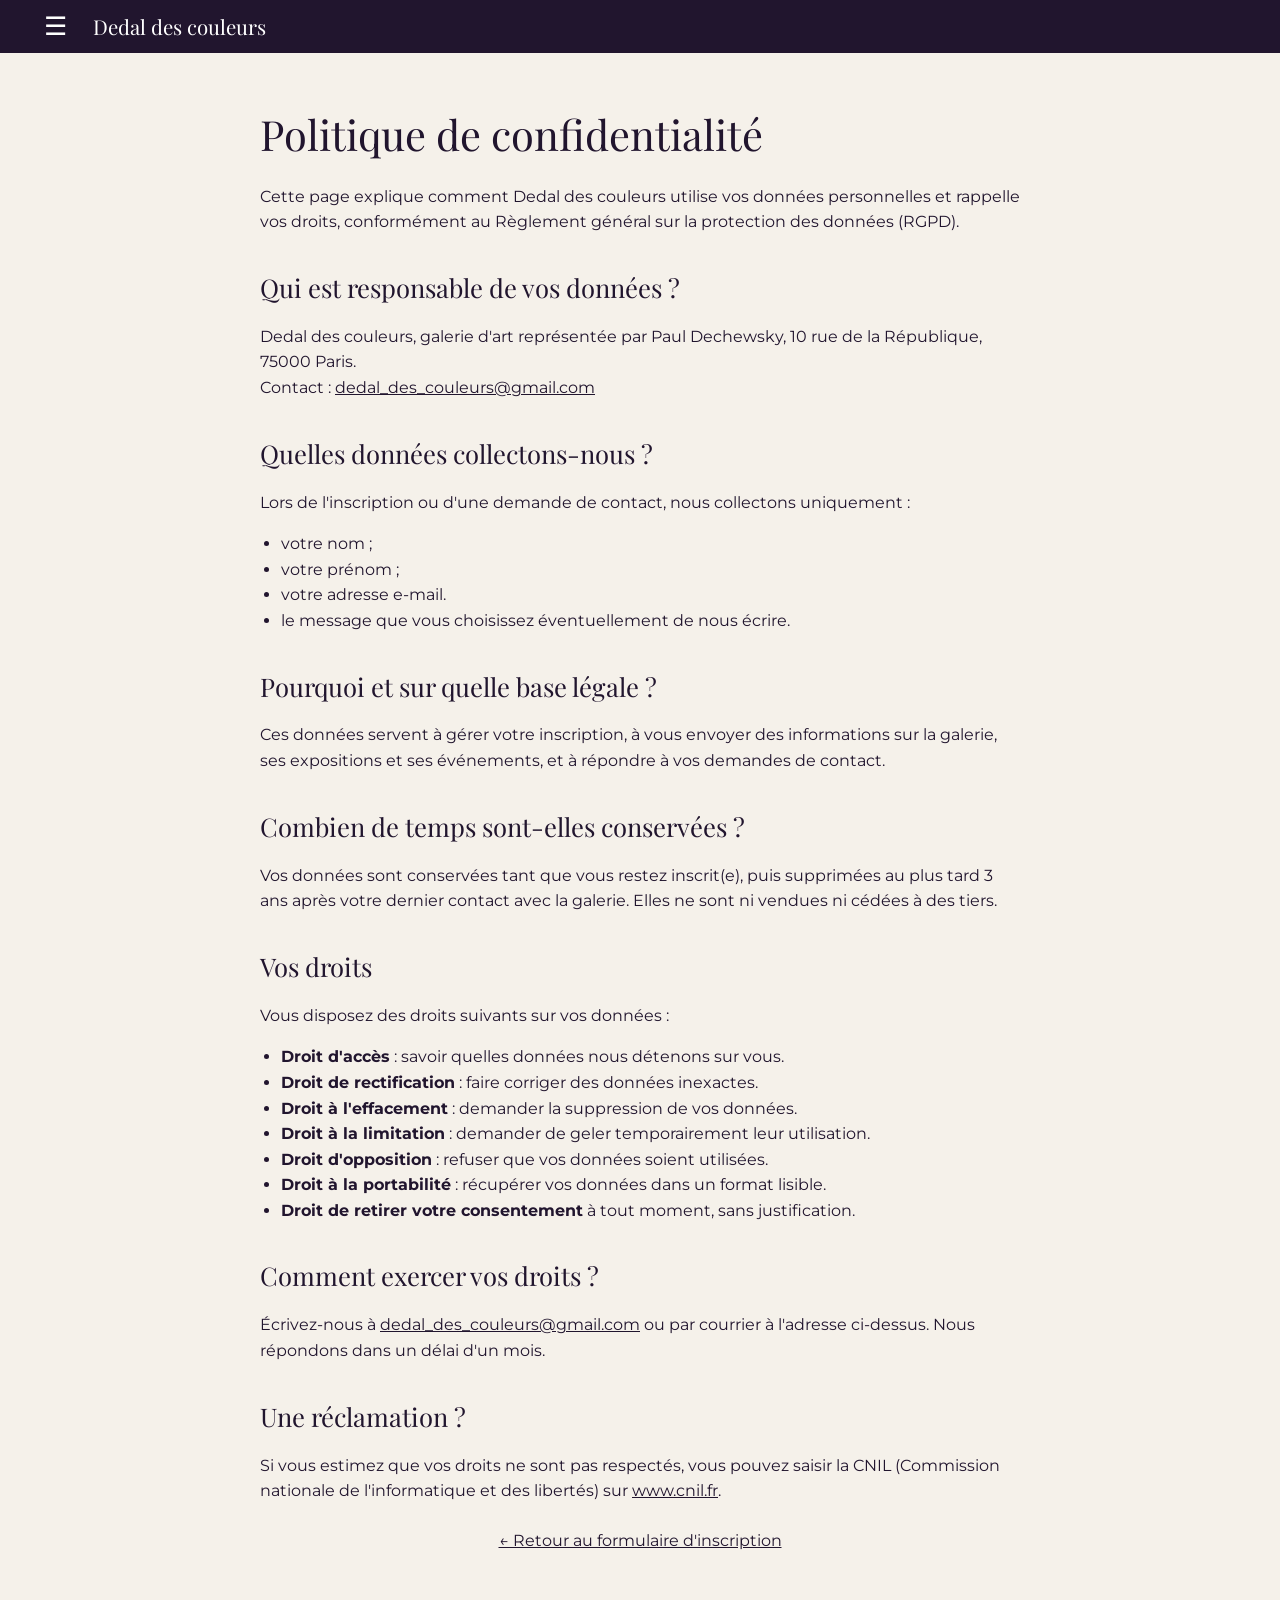
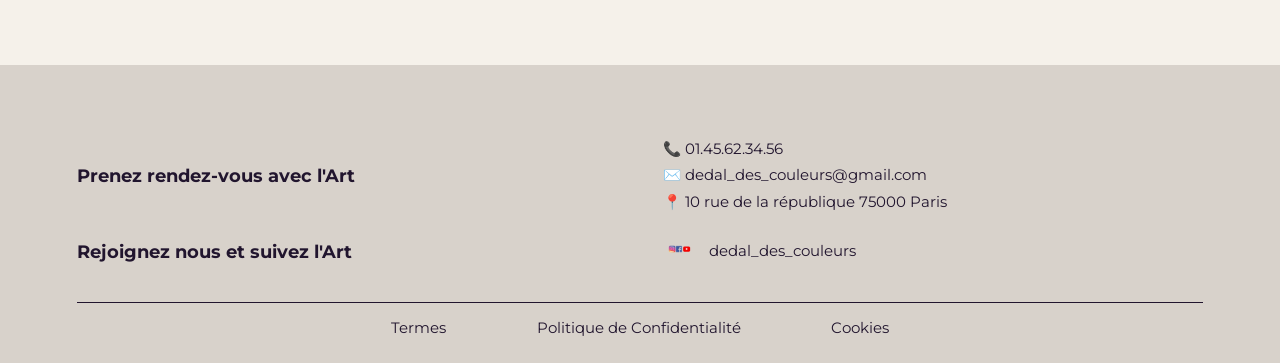
<file: confidentialite.html>
<!DOCTYPE html>
<html lang="fr">
<head>
  <meta charset="UTF-8">
  <meta name="viewport" content="width=device-width, initial-scale=1">
  <meta name="description" content="Politique de confidentialité de Dedal des couleurs : vos droits sur vos données personnelles (RGPD).">
  <title>Politique de confidentialité | Dedal des couleurs</title>
  <link rel="preconnect" href="https://fonts.googleapis.com">
  <link rel="preconnect" href="https://fonts.gstatic.com" crossorigin>
  <link href="https://fonts.googleapis.com/css2?family=Instrument+Serif&family=Montserrat:wght@400;700&family=Playfair+Display&display=swap" rel="stylesheet">
  <link rel="stylesheet" href="css/style.css">
  <link rel="stylesheet" href="css/formulaire.css">
</head>
<body class="page-form">

  <nav class="menu" id="menu" hidden>
    <button type="button" class="menu-fermer" id="fermer-menu" aria-label="Fermer le menu">✕</button>
    <a href="index.html">Accueil</a>
    <a href="galerie.html">La galerie</a>
    <a href="animation.html">L'animation</a>
  </nav>

  <div class="barre">
    <button type="button" class="hamburger" data-ouvrir-menu aria-label="Ouvrir le menu">☰</button>
    <a href="index.html" class="barre-titre">Dedal des couleurs</a>
  </div>

  <main class="form-main legal">
    <h1>Politique de confidentialité</h1>
    <p>
      Cette page explique comment Dedal des couleurs utilise vos données
      personnelles et rappelle vos droits, conformément au Règlement général
      sur la protection des données (RGPD).
    </p>

    <h2>Qui est responsable de vos données ?</h2>
    <p>
      Dedal des couleurs, galerie d'art représentée par Paul Dechewsky,
      10 rue de la République, 75000 Paris.<br>
      Contact : <a href="mailto:dedal_des_couleurs@gmail.com">dedal_des_couleurs@gmail.com</a>
    </p>

    <h2>Quelles données collectons-nous ?</h2>
    <p>Lors de l'inscription ou d'une demande de contact, nous collectons uniquement :</p>
    <ul>
      <li>votre nom ;</li>
      <li>votre prénom ;</li>
      <li>votre adresse e-mail.</li>
      <li>le message que vous choisissez éventuellement de nous écrire.</li>
    </ul>

    <h2>Pourquoi et sur quelle base légale ?</h2>
    <p>
      Ces données servent à gérer votre inscription, à vous envoyer des informations sur la galerie, ses expositions et ses événements, 
      et à répondre à vos demandes de contact.
    </p>

    <h2>Combien de temps sont-elles conservées ?</h2>
    <p>
      Vos données sont conservées tant que vous restez inscrit(e), puis
      supprimées au plus tard 3 ans après votre dernier contact avec la
      galerie. Elles ne sont ni vendues ni cédées à des tiers.
    </p>

    <h2>Vos droits</h2>
    <p>Vous disposez des droits suivants sur vos données :</p>
    <ul>
      <li><strong>Droit d'accès</strong> : savoir quelles données nous détenons sur vous.</li>
      <li><strong>Droit de rectification</strong> : faire corriger des données inexactes.</li>
      <li><strong>Droit à l'effacement</strong> : demander la suppression de vos données.</li>
      <li><strong>Droit à la limitation</strong> : demander de geler temporairement leur utilisation.</li>
      <li><strong>Droit d'opposition</strong> : refuser que vos données soient utilisées.</li>
      <li><strong>Droit à la portabilité</strong> : récupérer vos données dans un format lisible.</li>
      <li><strong>Droit de retirer votre consentement</strong> à tout moment, sans justification.</li>
    </ul>

    <h2>Comment exercer vos droits ?</h2>
    <p>
      Écrivez-nous à
      <a href="mailto:dedal_des_couleurs@gmail.com">dedal_des_couleurs@gmail.com</a>
      ou par courrier à l'adresse ci-dessus. Nous répondons dans un délai
      d'un mois.
    </p>

    <h2>Une réclamation ?</h2>
    <p>
      Si vous estimez que vos droits ne sont pas respectés, vous pouvez saisir
      la CNIL (Commission nationale de l'informatique et des libertés) sur
      <a href="https://www.cnil.fr">www.cnil.fr</a>.
    </p>

    <p class="mention"><a href="inscription.html">← Retour au formulaire d'inscription</a></p>
  </main>

  <section class="contact sans-pastille">
    <div class="contact-grille">
      <h2>Prenez rendez-vous avec l'Art</h2>
      <address>
        <p>📞 01.45.62.34.56</p>
        <p>✉️ dedal_des_couleurs@gmail.com</p>
        <p>📍 10 rue de la république 75000 Paris</p>
      </address>

      <h2>Rejoignez nous et suivez l'Art</h2>
      <div class="reseaux">
        <img src="reseaux-sociaux.png" alt="Instagram, Facebook, YouTube">
        <span>dedal_des_couleurs</span>
      </div>
    </div>

    <nav class="liens-legaux" aria-label="Informations légales">
      <a href="#">Termes</a>
      <a href="confidentialite.html">Politique de Confidentialité</a>
      <a href="#">Cookies</a>
    </nav>
  </section>

  <script src="site.js"></script>
</body>
</html>
</file>
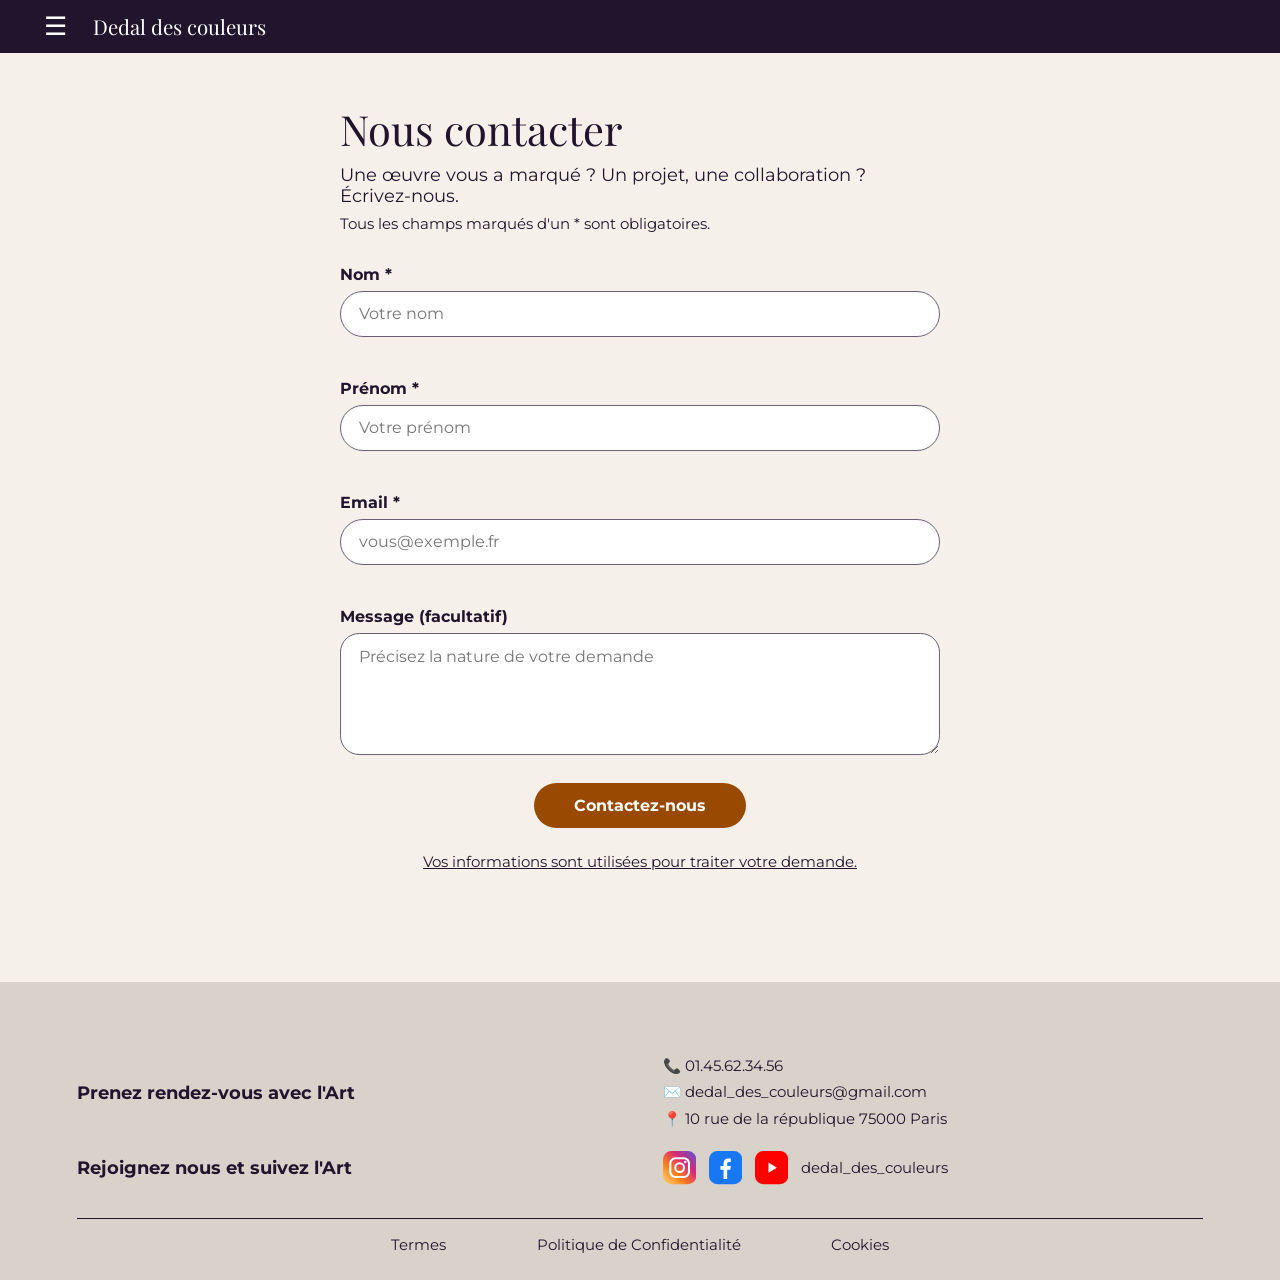
<file: contact.html>
<!DOCTYPE html>
<html lang="fr">
<head>
  <meta charset="UTF-8">
  <meta name="viewport" content="width=device-width, initial-scale=1">
  <meta name="description" content="Contactez la galerie Dedal des couleurs pour acquérir une œuvre, découvrir un projet ou imaginer une collaboration.">
  <title>Nous contacter | Dedal des couleurs</title>
  <link rel="preconnect" href="https://fonts.googleapis.com">
  <link rel="preconnect" href="https://fonts.gstatic.com" crossorigin>
  <link href="https://fonts.googleapis.com/css2?family=Instrument+Serif&family=Montserrat:wght@400;700&family=Playfair+Display&display=swap" rel="stylesheet">
  <link rel="stylesheet" href="css/style.css">
  <link rel="stylesheet" href="css/formulaire.css">
</head>
<body class="page-form">

  <nav class="menu" id="menu" hidden>
    <button type="button" class="menu-fermer" id="fermer-menu" aria-label="Fermer le menu">✕</button>
    <a href="index.html">Accueil</a>
    <a href="galerie.html">La galerie</a>
    <a href="animation.html">L'animation</a>
  </nav>

  <div class="barre">
    <button type="button" class="hamburger" data-ouvrir-menu aria-label="Ouvrir le menu">☰</button>
    <a href="index.html" class="barre-titre">Dedal des couleurs</a>
  </div>

  <main class="form-main">
    <h1>Nous contacter</h1>
    <p class="form-intro">Une œuvre vous a marqué ? Un projet, une collaboration ? Écrivez-nous.</p>
    <p class="form-note">Tous les champs marqués d'un * sont obligatoires.</p>

    <form id="contactform" novalidate>
      <div class="champ">
        <label for="nom">Nom *</label>
        <input id="nom" name="nom" type="text" placeholder="Votre nom" autocomplete="family-name" required aria-describedby="erreur-nom">
        <p class="erreur" id="erreur-nom"></p>
      </div>

      <div class="champ">
        <label for="prenom">Prénom *</label>
        <input id="prenom" name="prenom" type="text" placeholder="Votre prénom" autocomplete="given-name" required aria-describedby="erreur-prenom">
        <p class="erreur" id="erreur-prenom"></p>
      </div>

      <div class="champ">
        <label for="mail">Email *</label>
        <input id="mail" name="mail" type="email" placeholder="vous@exemple.fr" autocomplete="email" required pattern="[^@\s]+@[^@\s]+\.[^@\s]+" aria-describedby="erreur-mail">
        <p class="erreur" id="erreur-mail"></p>
      </div>

      <div class="champ">
        <label for="message">Message (facultatif)</label>
        <textarea id="message" name="message" rows="5" placeholder="Précisez la nature de votre demande"></textarea>
      </div>

      <button type="submit" class="bouton-form">Contactez-nous</button>
      <p class="confirmation" id="confirmation" role="status"></p>
    </form>

    <p class="mention">
      <a href="confidentialite.html">Vos informations sont utilisées pour traiter votre demande.</a>
    </p>
  </main>

  <section class="contact sans-pastille">
    <div class="contact-grille">
      <h2>Prenez rendez-vous avec l'Art</h2>
      <address>
        <p>📞 01.45.62.34.56</p>
        <p>✉️ dedal_des_couleurs@gmail.com</p>
        <p>📍 10 rue de la république 75000 Paris</p>
      </address>

            <h2>Rejoignez nous et suivez l'Art</h2>
      <div class="reseaux">
        <div class="icones-sociaux">
          <a href="#" aria-label="Instagram">
            <svg viewBox="0 0 32 32" aria-hidden="true" focusable="false">
              <defs>
                <linearGradient id="insta" x1="0" y1="1" x2="1" y2="0">
                  <stop offset="0" stop-color="#feda75"/>
                  <stop offset="0.35" stop-color="#fa7e1e"/>
                  <stop offset="0.65" stop-color="#d62976"/>
                  <stop offset="1" stop-color="#4f5bd5"/>
                </linearGradient>
              </defs>
              <rect width="32" height="32" rx="8" fill="url(#insta)"/>
              <rect x="7" y="7" width="18" height="18" rx="5" fill="none" stroke="#fff" stroke-width="2"/>
              <circle cx="16" cy="16" r="4.2" fill="none" stroke="#fff" stroke-width="2"/>
              <circle cx="21.4" cy="10.6" r="1.2" fill="#fff"/>
            </svg>
          </a>
          <a href="#" aria-label="Facebook">
            <svg viewBox="0 0 32 32" aria-hidden="true" focusable="false">
              <rect width="32" height="32" rx="8" fill="#1877f2"/>
              <path d="M17.5 27V18h3l.5-3.6h-3.5v-2.2c0-1 .3-1.7 1.8-1.7H21V7.3c-.3 0-1.4-.1-2.6-.1-2.6 0-4.4 1.6-4.4 4.5v2.7h-3V18h3v9z" fill="#fff"/>
            </svg>
          </a>
          <a href="#" aria-label="YouTube">
            <svg viewBox="0 0 32 32" aria-hidden="true" focusable="false">
              <rect width="32" height="32" rx="8" fill="#ff0000"/>
              <path d="M13 11l8 5-8 5z" fill="#fff"/>
            </svg>
          </a>
        </div>
        <span>dedal_des_couleurs</span>
      </div>
    </div>

    <nav class="liens-legaux" aria-label="Informations légales">
      <a href="#">Termes</a>
      <a href="confidentialite.html">Politique de Confidentialité</a>
      <a href="#">Cookies</a>
    </nav>
  </section>

  <script src="site.js"></script>
  <script>
    var form = document.getElementById('contactform');
    var champs = [
      { id: 'nom', vide: 'Veuillez renseigner votre nom.' },
      { id: 'prenom', vide: 'Veuillez renseigner votre prénom.' },
      { id: 'mail', vide: 'Veuillez renseigner votre adresse e-mail.',
        invalide: 'Adresse e-mail invalide (exemple : vous@exemple.fr).' }
    ];

    function verifier(c) {
      var input = document.getElementById(c.id);
      var zone = document.getElementById('erreur-' + c.id);
      var message = '';
      if (input.value.trim() === '') {
        message = c.vide;
      } else if (c.invalide && !input.checkValidity()) {
        message = c.invalide;
      }
      zone.textContent = message;
      input.setAttribute('aria-invalid', message ? 'true' : 'false');
      return message === '';
    }

    form.addEventListener('submit', function (e) {
      e.preventDefault();
      var conf = document.getElementById('confirmation');
      conf.textContent = '';
      var ok = true;
      var premier = null;
      champs.forEach(function (c) {
        if (!verifier(c)) {
          ok = false;
          if (!premier) { premier = document.getElementById(c.id); }
        }
      });
      if (!ok) { premier.focus(); return; }
      conf.textContent = 'Merci ! Votre message a bien été pris en compte.';
      form.reset();
    });
  </script>
</body>
</html>
</file>
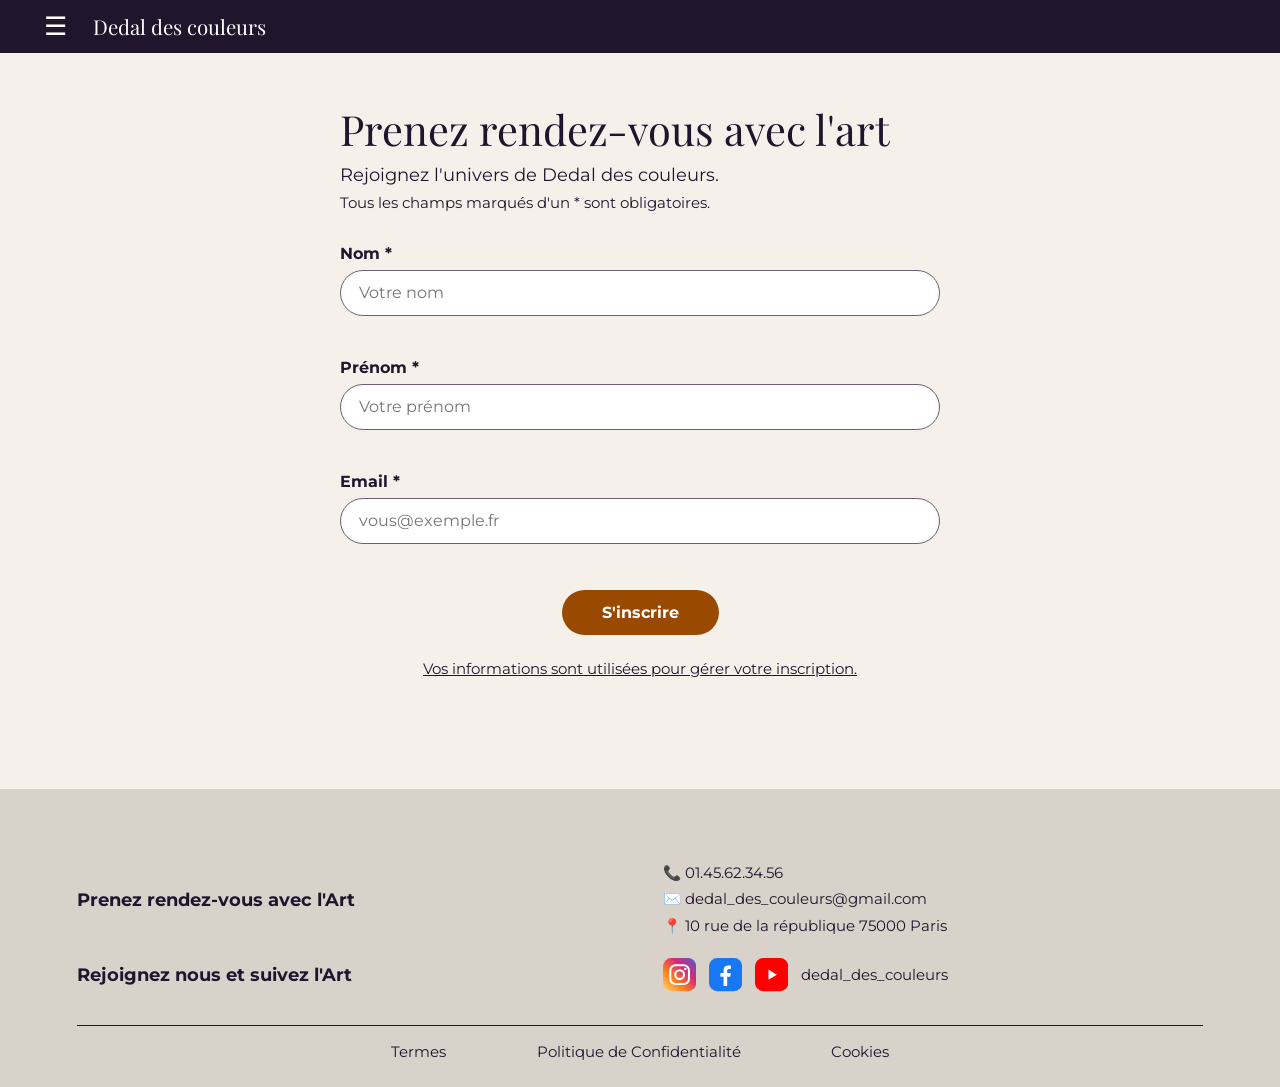
<file: inscription.html>
<!DOCTYPE html>
<html lang="fr">
<head>
  <meta charset="UTF-8">
  <meta name="viewport" content="width=device-width, initial-scale=1">
  <meta name="description" content="Inscrivez-vous à la newsletter de Dedal des couleurs, galerie d'art à Paris dédiée à l'animation.">
  <title>Inscription | Dedal des couleurs</title>
  <link rel="preconnect" href="https://fonts.googleapis.com">
  <link rel="preconnect" href="https://fonts.gstatic.com" crossorigin>
  <link href="https://fonts.googleapis.com/css2?family=Instrument+Serif&family=Montserrat:wght@400;700&family=Playfair+Display&display=swap" rel="stylesheet">
  <link rel="stylesheet" href="css/style.css">
  <link rel="stylesheet" href="css/formulaire.css"> 
</head>
<body class="page-form">

  <nav class="menu" id="menu" hidden>
    <button type="button" class="menu-fermer" id="fermer-menu" aria-label="Fermer le menu">✕</button>
    <a href="index.html">Accueil</a>
    <a href="galerie.html">La galerie</a>
    <a href="animation.html">L'animation</a>
  </nav>

  <div class="barre">
    <button type="button" class="hamburger" data-ouvrir-menu aria-label="Ouvrir le menu">☰</button>
    <a href="index.html" class="barre-titre">Dedal des couleurs</a>
  </div>

  <main class="form-main">
    <h1>Prenez rendez-vous avec l'art</h1>
    <p class="form-intro">Rejoignez l'univers de Dedal des couleurs.</p>
    <p class="form-note">Tous les champs marqués d'un * sont obligatoires.</p>

    <form id="inscription" novalidate>
      <div class="champ">
        <label for="nom">Nom *</label>
        <input id="nom" name="nom" type="text" placeholder="Votre nom" autocomplete="family-name" required aria-describedby="erreur-nom">
        <p class="erreur" id="erreur-nom"></p>
      </div>

      <div class="champ">
        <label for="prenom">Prénom *</label>
        <input id="prenom" name="prenom" type="text" placeholder="Votre prénom" autocomplete="given-name" required aria-describedby="erreur-prenom">
        <p class="erreur" id="erreur-prenom"></p>
      </div>

      <div class="champ">
        <label for="mail">Email *</label>
        <input id="mail" name="mail" type="email" placeholder="vous@exemple.fr" autocomplete="email" required pattern="[^@\s]+@[^@\s]+\.[^@\s]+" aria-describedby="erreur-mail">
        <p class="erreur" id="erreur-mail"></p>
      </div>
         
      <button type="submit" class="bouton-form">S'inscrire</button>
      <p class="confirmation" id="confirmation" role="status"></p>
    </form>

    <p class="mention">
      <a href="confidentialite.html">Vos informations sont utilisées pour gérer votre inscription.</a>
    </p>
  </main>

  <section class="contact sans-pastille">
    <div class="contact-grille">
      <h2>Prenez rendez-vous avec l'Art</h2>
      <address>
        <p>📞 01.45.62.34.56</p>
        <p>✉️ dedal_des_couleurs@gmail.com</p>
        <p>📍 10 rue de la république 75000 Paris</p>
      </address>

           <h2>Rejoignez nous et suivez l'Art</h2>
      <div class="reseaux">
        <div class="icones-sociaux">
          <a href="#" aria-label="Instagram">
            <svg viewBox="0 0 32 32" aria-hidden="true" focusable="false">
              <defs>
                <linearGradient id="insta" x1="0" y1="1" x2="1" y2="0">
                  <stop offset="0" stop-color="#feda75"/>
                  <stop offset="0.35" stop-color="#fa7e1e"/>
                  <stop offset="0.65" stop-color="#d62976"/>
                  <stop offset="1" stop-color="#4f5bd5"/>
                </linearGradient>
              </defs>
              <rect width="32" height="32" rx="8" fill="url(#insta)"/>
              <rect x="7" y="7" width="18" height="18" rx="5" fill="none" stroke="#fff" stroke-width="2"/>
              <circle cx="16" cy="16" r="4.2" fill="none" stroke="#fff" stroke-width="2"/>
              <circle cx="21.4" cy="10.6" r="1.2" fill="#fff"/>
            </svg>
          </a>
          <a href="#" aria-label="Facebook">
            <svg viewBox="0 0 32 32" aria-hidden="true" focusable="false">
              <rect width="32" height="32" rx="8" fill="#1877f2"/>
              <path d="M17.5 27V18h3l.5-3.6h-3.5v-2.2c0-1 .3-1.7 1.8-1.7H21V7.3c-.3 0-1.4-.1-2.6-.1-2.6 0-4.4 1.6-4.4 4.5v2.7h-3V18h3v9z" fill="#fff"/>
            </svg>
          </a>
          <a href="#" aria-label="YouTube">
            <svg viewBox="0 0 32 32" aria-hidden="true" focusable="false">
              <rect width="32" height="32" rx="8" fill="#ff0000"/>
              <path d="M13 11l8 5-8 5z" fill="#fff"/>
            </svg>
          </a>
        </div>
        <span>dedal_des_couleurs</span>
      </div>
    </div>

    <nav class="liens-legaux" aria-label="Informations légales">
      <a href="#">Termes</a>
      <a href="confidentialite.html">Politique de Confidentialité</a>
      <a href="#">Cookies</a>
    </nav>
  </section>

  <script src="site.js"></script>
  <script>
    var form = document.getElementById('inscription');
    var champs = [
      { id: 'nom', vide: 'Veuillez renseigner votre nom.' },
      { id: 'prenom', vide: 'Veuillez renseigner votre prénom.' },
      { id: 'mail', vide: 'Veuillez renseigner votre adresse e-mail.',
        invalide: 'Adresse e-mail invalide (exemple : vous@exemple.fr).' }
    ];

    function verifier(c) {
      var input = document.getElementById(c.id);
      var zone = document.getElementById('erreur-' + c.id);
      var message = '';
      if (input.value.trim() === '') {
        message = c.vide;
      } else if (c.invalide && !input.checkValidity()) {
        message = c.invalide;
      }
      zone.textContent = message;
      input.setAttribute('aria-invalid', message ? 'true' : 'false');
      return message === '';
    }

    form.addEventListener('submit', function (e) {
      e.preventDefault();
      var conf = document.getElementById('confirmation');
      conf.textContent = '';
      var ok = true;
      var premier = null;
      champs.forEach(function (c) {
        if (!verifier(c)) {
          ok = false;
          if (!premier) { premier = document.getElementById(c.id); }
        }
      });
      if (!ok) { premier.focus(); return; }
      conf.textContent = 'Merci ! Votre inscription a bien été prise en compte.';
      form.reset();
    });
  </script>
</body>
</html>
</file>
<file: css/style.css>
/* ---------- Réglages généraux ---------- */
* {
  box-sizing: border-box;
}

body {
  margin: 0;
  background-color: #f5f1ea;
  color: #21152e;
  font-family: 'Montserrat', sans-serif;
}

h2 {
  font-family: 'Playfair Display', serif;
  font-weight: 400;
}

img {
  max-width: 100%;
}

.cache {
  position: absolute;
  left: -9999px;
}

/* ---------- Section 1 : bannière ---------- */
.hero {
  position: relative;
  background-image:url("../images/GUIMBAULT_Noham.webp");
  background-size: cover;
  background-position: center;
  aspect-ratio: 1280 / 741;
  overflow: hidden;
}

.hero-titre {
  position: absolute;
  top: 5%;
  left: 3.5%;
  margin: 0;
  font-family: 'Playfair Display', serif;
  font-weight: 400;
  font-size: 3vw;
}

.hero-soustitre {
  position: absolute;
  top: 31%;
  left: 3.5%;
  width: 35%;
  margin: 0;
  font-size: 2.3vw;
}

.bouton-orange {
  position: absolute;
  top: 44%;
  left: 3.5%;
  padding: 0.5vw 2vw;
  background-color: #ffe8a3;
  border: 1px solid #ff8d28;
  border-radius: 45px;
  color: #ff8d28;
  font-family: 'Instrument Serif', serif;
  font-size: 2vw;
  text-decoration: none;
}

.hero-img {
  position: absolute;
  object-fit: cover;
  border-radius: 30px;
  box-shadow: 0 8px 20px rgba(0, 0, 0, 0.35);
}

.img-lineup { top: 6%;  left: 65%;   width: 32.5%; height: 44%; background: white; }
.img-decor  { top: 29%; left: 47%;   width: 31.5%; height: 28%; }
.img-scene  { top: 52%; left: 59%; width: 36%; height: 38%; }

/* ---------- Section 2 : présentation + carrousel ---------- */
.presentation {
  padding: 4% 0 4%;
  text-align: center;
}

.citation {
  margin: 0 auto 3%;
  font-family: 'Playfair Display', serif;
  font-size: 2.4vw;
  line-height: 1.3;
}

.texte-presentation {
  max-width: 70%;
  margin: 0 auto 4%;
  font-size: 1.2vw;
  line-height: 1.4;
}

.texte-presentation p {
  margin: 0 0 1.5em;
}

.carrousel-zone {
  display: flex;
  align-items: center;
  justify-content: center;
  gap: 1vw;
  padding: 0 3%;
}

.carrousel {
  display: flex;
  gap: 16px;
  width: 75%;
  overflow-x: auto;
  scroll-snap-type: x mandatory;
  scrollbar-width: none;
}

.carrousel::-webkit-scrollbar {
  display: none;
}

.carrousel img {
  flex: 0 0 auto;
  height: 24vw;
  width: auto;
  max-width: none;
  object-fit: contain;
  background: white;
  border: 1px solid #21152e;
  border-radius: 4px;
  scroll-snap-align: start;
}

.fleche {
  flex: 0 0 auto;
  width: 3vw;
  height: 3vw;
  min-width: 30px;
  min-height: 30px;
  border: none;
  border-radius: 50%;
  background-color: #ffe8a3;
  color: #ff8d28;
  font-size: 2vw;
  line-height: 1;
  cursor: pointer;
}

/* Points décoratifs (utilisés dans la section ateliers) */
.points {
  display: flex;
  justify-content: center;
  gap: 0.8vw;
  margin-top: 2%;
}

.point {
  width: 1vw;
  height: 1vw;
  border-radius: 50%;
  background: #d8d2cb;
  border: 1px solid #999;
}

.point.actif {
  background: #aaa;
}

/* ---------- Section 3 : Nos Artistes ---------- */
.artistes {
  display: grid;
  grid-template-columns: 1fr 1fr;
  gap: 4%;
  align-items: center;
  padding: 3% 6%;
  background-color: #d8d2cb;
}

.artistes-texte h2 {
  margin: 0 0 1em;
  font-size: 2vw;
}

.artistes-texte p {
  margin: 0 0 1.2em;
  font-size: 1.15vw;
  line-height: 1.4;
}

.bouton-infos {
  display: inline-block;
  padding: 0.25vw 2.5vw;
  background-color: #ffe8a3;
  border: 1px solid #ff8d28;
  border-radius: 45px;
  color: #ff8d28;
  font-size: 1.1vw;
  text-decoration: none;
}

/* Les 3 images se chevauchent légèrement */
.artistes-images {
  position: relative;
  width: 80%;
  margin: 0 auto;
  aspect-ratio: 1 / 0.95;
  transform: translateY(-10%);
}

.artistes-images img {
  position: absolute;
  object-fit: cover;
  background: white;
  border-radius: 18px;
  box-shadow: 0 6px 16px rgba(0, 0, 0, 0.3);
}

.art-1 { top: 0;   left: 0;  width: 65%; aspect-ratio: 1.8 / 1; z-index: 1; }
.art-2 { top: 30%; right: 0; width: 55%; aspect-ratio: 1.4 / 1; z-index: 2; }
.art-3 { top: 54%; left: 5%; width: 70%; aspect-ratio: 1.6 / 1; z-index: 3; }


/* ---------- Section 4 : intentions ---------- */
.intentions {
  padding: 5% 5% 2%;
  text-align: center;
}

.intentions h2 {
  margin: 0 0 4%;
  font-size: 2vw;
}

.intentions-liste {
  display: flex;
  justify-content: space-around;
  align-items: flex-start;
}

.intention {
  width: 28%;
}

.intention img {
  height: 8vw;
  width: auto;
  object-fit: contain;
}

.intention p {
  margin: 1em 0 0;
  font-size: 1.4vw;
  line-height: 1.6;
}

/* ---------- Section 5 : ateliers ---------- */
.ateliers {
  padding: 3% 5% 5%;
}

.ateliers h2 {
  margin: 0 0 2.5%;
  font-size: 2.2vw;
}

.ateliers-liste {
  display: flex;
  justify-content: center;
  gap: 2.5%;
  overflow-x: auto;
  padding-bottom: 10px;
}

.carte {
  flex: 0 0 29%;
  background-color: #f9cb95;
  border-radius: 28px;
  overflow: hidden;
  box-shadow: 0 4px 12px rgba(0, 0, 0, 0.25);
}

.carte img {
  display: block;
  width: 100%;
  aspect-ratio: 4 / 3;
  object-fit: cover;
  background: white;
}

.carte-texte {
  padding: 4%;
}

.carte-ligne {
  display: flex;
  justify-content: space-between;
  align-items: baseline;
}

.carte-ligne h3 {
  margin: 0;
  font-weight: 400;
  font-size: 1.4vw;
}

.carte-ligne span {
  font-size: 0.9vw;
}

.carte-texte p {
  margin: 0.4em 0;
  font-size: 0.9vw;
}

.carte-texte strong {
  font-size: 0.9vw;
}

/* ---------- Section 6 : contact + newsletter ---------- */
.contact {
  position: relative;
  margin-top: 4%;
  padding: 6% 6% 2%;
  background-color: #d8d2cb;
}

.newsletter {
  position: absolute;
  top: -3vw;
  left: 50%;
  transform: translateX(-50%);
  width: 42%;
  padding: 1vw 1.5vw;
  background-color: #f9cb95;
  border-radius: 45px;
  text-align: center;
}

.newsletter strong {
  font-size: 1.5vw;
}

.newsletter-champs {
  display: flex;
  justify-content: center;
  gap: 0.5vw;
  margin-top: 0.6vw;
}

.newsletter input {
  width: 55%;
  padding: 0.5vw 1vw;
  border: none;
  border-radius: 30px;
  font-size: 1vw;
}

.newsletter button {
  padding: 0.5vw 1.2vw;
  border: none;
  border-radius: 30px;
  background-color: #ff8d28;
  color: white;
  font-size: 1vw;
  cursor: pointer;
}

.message {
  margin: 0.5vw 0 0;
  font-size: 0.9vw;
}

.contact-grille {
  display: grid;
  grid-template-columns: 1fr 1fr;
  gap: 1.5vw 4%;
  align-items: center;
  margin-top: 2%;
}

.contact-grille h2 {
  margin: 0;
  font-family: 'Montserrat', sans-serif;
  font-weight: 700;
  font-size: 1.4vw;
}

.contact-grille address {
  font-style: normal;
  font-size: 1.15vw;
  line-height: 1.8;
}

.contact-grille address p {
  margin: 0;
}

.reseaux {
  display: flex;
  align-items: center;
  gap: 1vw;
  font-size: 1.15vw;
}

.reseaux img {
  height: 2.6vw;
  width: auto;
}

.liens-legaux {
  display: flex;
  justify-content: center;
  gap: 8%;
  margin-top: 3%;
  padding-top: 1.5%;
  border-top: 1px solid #21152e;
  font-size: 1.15vw;
}

.liens-legaux a {
  color: #21152e;
  text-decoration: none;
}

/* ---------- Version mobile (écrans étroits) ---------- */
@media (max-width: 700px) {
  .hero-titre { font-size: 4.5vw; }
  .hero-soustitre { font-size: 3.5vw; }
  .bouton-orange { font-size: 3vw; padding: 1vw 4vw; }

  .citation { font-size: 4vw; }
  .texte-presentation { max-width: 90%; font-size: 2.4vw; }
  .carrousel { width: 80%; }
  .carrousel img { width: 85%; }
  .point { width: 2vw; height: 2vw; }

  .artistes { grid-template-columns: 1fr; }
  .artistes-images { width: 90%; }
  .artistes-texte h2 { font-size: 4vw; }
  .artistes-texte p { font-size: 2.6vw; }
  .bouton-infos { font-size: 2.6vw; padding: 0.8vw 5vw; }

  .intentions h2 { font-size: 3.8vw; }
  .intention p { font-size: 2.3vw; }
  .intention img { height: 11vw; }

  .ateliers h2 { font-size: 4vw; }
  .carte { flex: 0 0 65%; }
  .carte-ligne h3 { font-size: 3vw; }
  .carte-ligne span,
  .carte-texte p,
  .carte-texte strong { font-size: 2.2vw; }

  .newsletter { width: 85%; top: -4vw; padding: 1.5vw; }
  .newsletter strong { font-size: 3vw; }
  .newsletter input,
  .newsletter button { font-size: 2.2vw; padding: 1vw 2vw; }
  .message { font-size: 2vw; }

  .contact-grille { grid-template-columns: 1fr; }
  .contact-grille h2 { font-size: 3vw; }
  .contact-grille address,
  .reseaux { font-size: 2.6vw; }
  .reseaux img { height: 6vw; }
  .liens-legaux { font-size: 2.3vw; }
}

/* ---------- Animations CSS ---------- */

/* 1. Le titre de la bannière apparaît en fondu */
@keyframes apparition {
  from { opacity: 0; transform: translateY(20px); }
  to   { opacity: 1; transform: translateY(0); }
}

.hero-titre,
.hero-soustitre {
  animation: apparition 1s ease-out both;
}

.hero-soustitre {
  animation-delay: 0.3s;
}

/* 2. Les cartes d'ateliers se soulèvent au survol */
.carte {
  transition: transform 0.3s ease, box-shadow 0.3s ease;
}

.carte:hover {
  transform: translateY(-8px);
  box-shadow: 0 12px 24px rgba(0, 0, 0, 0.3);
}

/* 3. Les boutons orange grossissent légèrement au survol */
.hero .bouton-orange,
.bouton-infos {
  transition: transform 0.3s ease, background-color 0.3s ease;
}

.hero .bouton-orange:hover,
.bouton-infos:hover {
  transform: scale(1.08);
  background-color: #ffd96b;
}

/* Respect des personnes qui désactivent les animations */
@media (prefers-reduced-motion: reduce) {
  .hero-titre,
  .hero-soustitre {
    animation: none;
  }
  .carte,
  .hero .bouton-orange,
  .bouton-infos {
    transition: none;
  }
}
/* ---------- Menu ---------- */
.menu {
  position: fixed;
  inset: 0;
  z-index: 100;
  display: flex;
  flex-direction: column;
  align-items: center;
  justify-content: center;
  gap: 2.5vw;
  background-color: rgba(33, 21, 46, 0.95);
}

.menu[hidden] {
  display: none;
}

.menu a {
  color: #ffe8a3;
  font-family: 'Playfair Display', serif;
  font-size: 3vw;
  text-decoration: none;
}

.menu a:hover {
  color: #ff8d28;
}

.menu-fermer {
  position: absolute;
  top: 2vw;
  right: 3vw;
  border: none;
  background: none;
  color: white;
  font-size: 3vw;
  cursor: pointer;
}

/* Titre cliquable sur la homepage */
.titre-menu {
  padding: 0;
  border: none;
  background: none;
  color: inherit;
  font: inherit;
  cursor: pointer;
}

.titre-menu::after {
  content: " ▾";
  font-size: 0.5em;
}

/* ---------- Barre avec menu hamburger (pages secondaires) ---------- */
.barre {
  display: flex;
  align-items: center;
  gap: 1.5vw;
  padding: 1vw 3vw;
  background-color: rgba(33, 21, 46, 0.75);
  color: white;
}

.hamburger {
  border: none;
  background: none;
  color: white;
  font-size: 2vw;
  line-height: 1;
  cursor: pointer;
}

.barre-titre {
  color: white;
  font-family: 'Playfair Display', serif;
  font-size: 1.6vw;
  text-decoration: none;
}

/* ---------- Page La Galerie ---------- */
.galerie-hero {
  position: relative;
  display: flex;
  align-items: center;
  justify-content: center;
  aspect-ratio: 2 / 1;
  background-image: url("../images/dannie-jing-3GZlhROZIQg-unsplash.webp");
  background-size: cover;
  background-position: center;
}

.galerie-hero .barre {
  position: absolute;
  top: 0;
  left: 0;
  right: 0;
}

.galerie-hero h1 {
  margin: 0;
 font-family: 'Playfair Display', serif;
  font-weight: 400;
  font-size: 3vw;
  color: #21152e;
  text-shadow: 0 0 12px rgba(255, 255, 255, 0.8);
}

.bloc {
  display: grid;
  grid-template-columns: 1fr 1fr;
  gap: 5%;
  align-items: center;
  padding: 5% 10%;
}

.bloc.gris {
  background-color: #d8d2cb;
}

.bloc.inverse .bloc-img {
  order: 2;
}

.bloc-img img {
  display: block;
  width: 70%;
  margin: 0 auto;
  border-radius: 15px;
  box-shadow: 0 6px 16px rgba(0, 0, 0, 0.3);
}

.bloc-texte {
  font-family: 'Playfair Display', serif;
  font-size: 1.1vw;
  line-height: 1.5;
}

.bloc-texte .etiquette {
  margin: 0 0 0.5em;
  font-size: 1vw;
}

.bloc-texte .citation-bloc {
  padding-left: 1.5vw;
  border-left: 1px solid #21152e;
}

.bloc-texte p {
  margin: 0 0 1em;
}

.bloc-texte ul {
  margin: 0 0 1em;
  padding-left: 1.5em;
}

@media (max-width: 700px) {
  .barre-titre { font-size: 4vw; }
  .hamburger { font-size: 5vw; }
  .menu a { font-size: 6vw; }
  .menu-fermer { font-size: 6vw; }

  .galerie-hero h1 { font-size: 5vw; }
  .bloc { grid-template-columns: 1fr; padding: 8% 6%; }
  .bloc.inverse .bloc-img { order: 0; }
  .bloc-img img { width: 90%; }
  .bloc-texte { font-size: 3vw; }
  .bloc-texte .etiquette { font-size: 3vw; }
}


/* Bouton En savoir + (prioritaire) */
.hero .bouton-orange {
  position: absolute;
  top: 44%;
  left: 3.5%;
  padding: 0.4vw 1.6vw;
  font-size: 1.6vw;
  background-color: #ffe8a3;
  border: 1px solid #ff8d28;
  border-radius: 45px;
  color: #ff8d28;
  font-family: 'Instrument Serif', serif;
  text-decoration: none;
}

/* ---------- Pages secondaires (animation, etc.) ---------- */
.page-entete {
  padding: 3% 6% 2%;
  background-color: #d8d2cb;
}

.page-entete h1 {
  margin: 0;
  font-family: 'Playfair Display', serif;
  font-weight: 400;
  font-size: 2.6vw;
}

.page-contenu {
  max-width: 70%;
  margin: 0 auto;
  padding: 4% 0;
}

.page-contenu h2 {
  font-size: 1.7vw;
}

.page-contenu p {
  font-size: 1.2vw;
  line-height: 1.6;
}

@media (max-width: 700px) {
  .page-entete h1 { font-size: 5vw; }
  .page-contenu { max-width: 88%; }
  .page-contenu h2 { font-size: 4vw; }
  .page-contenu p { font-size: 3vw; }
}

/* ---------- Page L'animation ---------- */
.animation-hero {
  position: relative;
  aspect-ratio: 2 / 1;
  background-image: url("../images/GUIMBAULT_Noham.webp");
  background-size: cover;
  background-position: center bottom;
}

.animation-hero .barre {
  position: absolute;
  top: 0;
  left: 0;
  right: 0;
}

.animation-hero h1 {
  position: absolute;
  top: 18%;
  left: 4%;
  width: 32%;
  margin: 0;
  font-family: 'Playfair Display', serif;
  font-weight: 400;
  font-size: 2.2vw;
  line-height: 1.2;
  color: #21152e;
}

/* Collage de 3 images qui se chevauchent */
.collage {
  position: relative;
  width: 100%;
  aspect-ratio: 1 / 0.85;
}

.bloc-img .collage img {
  position: absolute;
  display: block;
  margin: 0;
  object-fit: cover;
  background: white;
  border-radius: 15px;
  box-shadow: 0 6px 16px rgba(0, 0, 0, 0.3);
}

.collage .c1 { top: 0;   left: 18%; width: 70%; }
.collage .c2 { top: 38%; left: 0;   width: 60%; }
.collage .c3 { top: 52%; right: 0;  width: 50%; }

/* Vidéo YouTube (optionnel) */
.video {
  width: 60%;
  margin: 4% auto;
  aspect-ratio: 16 / 9;
}

.video iframe {
  width: 100%;
  height: 100%;
  border: 0;
  border-radius: 12px;
}

/* Message final */
.oeuvre-contact {
  max-width: 70%;
  margin: 0 auto;
  padding: 6% 0 8%;
  font-family: 'Playfair Display', serif;
}

.oeuvre-contact h3 {
  margin: 0 0 0.6em;
  font-size: 1.3vw;
}

.oeuvre-contact p {
  margin: 0;
  font-size: 1.1vw;
  line-height: 1.5;
}

@media (max-width: 700px) {
  .animation-hero h1 { font-size: 4.5vw; width: 50%; }
  .oeuvre-contact { max-width: 88%; }
  .oeuvre-contact h3 { font-size: 3.5vw; }
  .oeuvre-contact p { font-size: 3vw; }
}

/* ---------- Vidéo YouTube ---------- */
.video-section {
  padding: 5% 0 2%;
  text-align:center;
}

.video-section h3 {
  margin: 0 0 1.5%;
  font-family: 'Playfair Display', serif;
  font-weight: 400;
  font-size: 1.6vw;
}

.video {
  width: 60%;
  margin: 0 auto;
  aspect-ratio: 16 / 9;
}

.video iframe {
  width: 100%;
  height: 100%;
  border: 0;
  border-radius: 12px;
}

@media (max-width: 700px) {
  .video-section h3 { font-size: 4vw; }
  .video { width: 90%; }
}

/* ---------- Page animation uniquement ---------- */
.page-animation .bloc {
  grid-template-columns: minmax(0, 1fr) minmax(0, 1fr);
  gap: 4%;
  padding: 5% 4%;
  align-items: center;
}

.page-animation .bloc-img {
  min-width: 0;
}

.page-animation .bloc-img > img {
  display: block;
  width: 100%;
  height: auto;
  margin: 0;
}

/* Image zoomée pour couper les bandes noires */
.page-animation .zoom-cadre {
  overflow: hidden;
  border-radius: 15px;
  box-shadow: 0 6px 16px rgba(0, 0, 0, 0.3);
}

.page-animation .zoom-cadre img {
  display: block;
  width: 100%;
  height: auto;
  margin: 0;
  border-radius: 0;
  box-shadow: none;
  transform: scale(1.15);
}

/* Collage du bloc 3 */
.page-animation .collage {
  position: relative;
  width: 100%;
  aspect-ratio: 1 / 0.85;
}

.page-animation .bloc-img .collage img {
  position: absolute;
  height: auto;
  margin: 0;
}

.page-animation .bloc-img .collage .c1 { top: 0;   left: 12%; width: 80%; }
.page-animation .bloc-img .collage .c2 { top: 36%; left: 0;    width: 66%; }
.page-animation .bloc-img .collage .c3 { top: 52%; right: 0;   width: 56%; }

@media (max-width: 700px) {
  .page-animation .bloc {
    grid-template-columns: minmax(0, 1fr);
    padding: 8% 6%;
  }
}

/* ---------- Page animation uniquement ---------- */
.page-animation .bloc {
  display: flex !important;
  flex-direction: row !important;
  align-items: center;
  gap: 5%;
  padding: 5% 6%;
}

.page-animation .bloc-img {
  flex: 0 0 50%;
  max-width: 50%;
  min-width: 0;
}

.page-animation .bloc-texte {
  flex: 1 1 0;
  min-width: 0;
}

/* Cadre qui coupe les bandes noires */
.page-animation .cadre {
  overflow: hidden;
  border-radius: 15px;
  box-shadow: 0 6px 16px rgba(0, 0, 0, 0.3);
}

.page-animation .cadre img {
  display: block;
  width: 100%;
  height: auto;
  margin: 0;
  border-radius: 0;
  box-shadow: none;
  transform: scale(1.15);
}

/* Collage du bloc 3 */
.page-animation .collage {
  position: relative;
  width: 100%;
  aspect-ratio: 1 / 0.9;
}

.page-animation .collage .cadre {
  position: absolute;
}

.page-animation .collage .c1 { top: 0;   left: 12%; width: 80%; z-index: 1; }
.page-animation .collage .c2 { top: 34%; left: 0;   width: 62%; z-index: 2; }
.page-animation .collage .c3 { top: 52%; right: 0;  width: 52%; z-index: 3; }

@media (max-width: 700px) {
  .page-animation .bloc { flex-direction: column !important; padding: 8% 6%; }
  .page-animation .bloc-img { flex: none; max-width: 100%; width: 100%; }
}

/* ---------- Lien newsletter + boutons vers le formulaire ---------- */
a.newsletter-lien {
  display: block;
  color: #21152e;
  text-decoration: none;
}

a.newsletter-lien:hover { background-color: #f6b970; }
a.newsletter-lien:focus { outline: 3px solid #21152e; outline-offset: 3px; }

.cta-inscription {
  padding: 4% 5% 0;
  text-align: center;
}

.cta-inscription p {
  margin: 0 0 1em;
  font-size: 1.4vw;
}

.bouton-cta {
  display: inline-block;
  margin-top: 1.2em;
  padding: 0.6em 2em;
  background-color: #ffe8a3;
  border: 1px solid #8a4300;
  border-radius: 45px;
  color: #8a4300;
  font-size: 1.3vw;
  text-decoration: none;
}

.cta-inscription .bouton-cta { margin-top: 0; }
.bouton-cta:hover { background-color: #ffd96b; }

@media (max-width: 700px) {
  a.newsletter-lien strong { font-size: 3vw; }
  .cta-inscription p { font-size: 3.5vw; }
  .bouton-cta { font-size: 3.5vw; }
}

/* ---------- Animation au survol : images de l'accueil ---------- */
.hero-img,
.artistes-images img {
  transition: transform 0.3s ease, box-shadow 0.3s ease;
}

.hero-img:hover,
.artistes-images img:hover {
  transform: translateY(-8px);
  box-shadow: 0 12px 24px rgba(0, 0, 0, 0.35);
  z-index: 10;
}

@media (prefers-reduced-motion: reduce) {
  .hero-img,
  .artistes-images img {
    transition: none;
  }
}

/* ---------- Icônes des intentions ---------- */
.intention svg {
  display: block;
  width: 7vw;
  height: 7vw;
  margin: 0 auto;
}

@media (max-width: 700px) {
  .intention svg { width: 14vw; height: 14vw; }
}

/* ---------- Icônes réseaux sociaux ---------- */
.icones-sociaux {
  display: flex;
  align-items: center;
  gap: 1vw;
}

.icones-sociaux a {
  display: block;
  transition: transform 0.3s ease;
}

.icones-sociaux a:hover,
.icones-sociaux a:focus {
  transform: scale(1.12);
}

.icones-sociaux svg {
  display: block;
  width: 2.6vw;
  height: 2.6vw;
  min-width: 28px;
  min-height: 28px;
}

@media (prefers-reduced-motion: reduce) {
  .icones-sociaux a { transition: none; }
}

@media (max-width: 700px) {
  .icones-sociaux { gap: 3vw; }
}

/* ---------- Bas de page : ligne des liens légaux ---------- */
.contact .liens-legaux {
  grid-column: 1 / -1;
  width: 100%;
  display: flex;
  justify-content: center;
  gap: 8%;
  margin-top: 3%;
  padding-top: 1.5%;
  border-top: 1px solid #21152e;
  font-size: 1.15vw;
}

.contact .liens-legaux a {
  white-space: nowrap;
}

/* ---------- Carrousel : recadrage de l'image des silhouettes ---------- */
.carrousel {
  align-items: center;
}

.carrousel img:nth-child(2) {
  width: 34vw;
  height: 16vw;
  object-fit: cover;
  object-position: center 8%;
}

/* ---------- Bouton vers la galerie (accueil) ---------- */
.cta-galerie {
  margin: 0 0 3%;
  text-align: center;
}

.cta-galerie .bouton-cta {
  margin-top: 0;
}

/* ---------- Apparition des textes ---------- */
.revele {
  opacity: 0;
  transform: translateY(24px);
  transition: opacity 0.8s ease, transform 0.8s ease;
}

.revele.visible {
  opacity: 1;
  transform: none;
}
/* ---------- Bouton galerie : espaces égaux ---------- */
.presentation .texte-presentation {
  margin-bottom: 0;
}

.presentation .texte-presentation p:last-child {
  margin-bottom: 0;
}

.presentation .cta-galerie {
  margin: 3vw 0;
}

/* ================= VERSION MOBILE (à garder tout en bas) ================= */
@media (max-width: 700px) {

  html, body { overflow-x: hidden; }

  /* iOS : numéro de téléphone détecté automatiquement */
  a[x-apple-data-detectors] { color: inherit !important; text-decoration: none !important; }

  /* 5. Bannière : le bouton ne chevauche plus le sous-titre */
  .hero .bouton-orange { top: 54%; padding: 1vw 4vw; font-size: 3.6vw; }

  /* Textes de présentation un peu plus lisibles */
  .texte-presentation { font-size: 13px; }

  /* 6. Bouton « + d'infos sur la galerie » plus petit */
  .presentation .cta-galerie { margin: 5vw 0; }
  .cta-galerie .bouton-cta { font-size: 12.5px; padding: 0.5em 1.4em; }

  /* 4. Carrousel */
  .carrousel-zone { gap: 2%; padding: 0 2%; }
  .carrousel { width: auto; flex: 1 1 0; min-width: 0; gap: 10px; }
  .carrousel img { height: 44vw; width: auto; max-width: none; object-fit: contain; }
  .carrousel > div { width: 58vw !important; height: 44vw !important; }
  .fleche { width: 34px; height: 34px; font-size: 22px; }

  /* 3. Nos artistes : le bouton n'est plus recouvert */
  .artistes { grid-template-columns: 1fr !important; gap: 8vw; padding: 8% 6% 12%; }
  .artistes-images { transform: none; width: 92%; margin-top: 2vw; }
  .artistes-texte h2 { font-size: 20px; }
  .artistes-texte p { font-size: 13px; line-height: 1.45; }
  .bouton-infos { font-size: 13px; padding: 0.35em 1.8em; margin-bottom: 4vw; }

  /* Ateliers : pas de bulles, cartes qui défilent au doigt */
  .ateliers { padding: 6% 0 8%; }
  .ateliers h2 { padding: 0 5%; font-size: 20px; }
  .ateliers .points { display: none; }
  .ateliers-liste {
    justify-content: flex-start;
    padding: 0 5% 12px;
    scroll-snap-type: x mandatory;
    scroll-padding: 0 5%;
    -webkit-overflow-scrolling: touch;
  }
  .carte { flex: 0 0 72%; scroll-snap-align: start; }
  .carte-ligne h3 { font-size: 15px; }
  .carte-ligne span, .carte-texte p, .carte-texte strong { font-size: 12px; }

  /* 2. Galerie et animation : texte à côté des photos, comme sur ordinateur */
  .bloc,
  .page-animation .bloc,
  .page-animation .bloc.bloc-collage {
    display: grid !important;
    grid-template-columns: minmax(0, 0.9fr) minmax(0, 1.1fr) !important;
    gap: 4% !important;
    align-items: center !important;
    padding: 8% 4% !important;
  }
  .bloc.inverse { grid-template-columns: minmax(0, 1.1fr) minmax(0, 0.9fr) !important; }
  .bloc.inverse .bloc-img { order: 2 !important; }
  .bloc-img,
  .page-animation .bloc-img { flex: none !important; max-width: none !important; width: auto !important; min-width: 0; }
  .bloc-img img { width: 100% !important; }

  .o-bloc,
  .o-bloc.etroit { flex-direction: row !important; flex-wrap: nowrap !important; gap: 4% !important; padding: 8% 4% !important; }
  .o-img,
  .o-img.grand,
  .o-bloc.etroit .o-img { flex: 0 0 44% !important; max-width: 44% !important; width: auto !important; }

  .dm { grid-template-columns: minmax(0, 1fr) minmax(0, 1fr) !important; gap: 4% !important; padding: 8% 4% !important; }

  .bloc-texte, .o-texte, .dm-texte { font-size: 12px !important; line-height: 1.4 !important; }
  .bloc-texte .etiquette, .o-etiquette, .dm-texte .etiquette { font-size: 12px !important; }
  .bloc-texte .citation-bloc, .o-citation, .dm-texte .citation-bloc { padding-left: 8px !important; }
  .bloc-texte p, .o-citation p, .dm-texte p { margin: 0 0 0.7em !important; }

  /* 1. Bas de page recalibré */
  .contact { padding: 12% 6% 4%; }
  .contact-grille { gap: 3vw; }
  .contact-grille h2 { font-size: 15px; }
  .contact-grille address, .reseaux { font-size: 13px; }
  .icones-sociaux svg { width: 34px; height: 34px; }
  .contact .liens-legaux {
    flex-wrap: wrap;
    justify-content: center;
    gap: 2vw 6vw;
    margin-top: 6vw;
    padding-top: 4vw;
    font-size: 12px;
  }
  a.newsletter-lien strong { font-size: 14px; }

  /* Pages formulaire : moins de vide avant le bas de page */
  .form-main { padding: 2rem 1.25rem 2rem; }
  .page-form .contact.sans-pastille { margin-top: 1rem; padding-top: 2rem; }
}

/* ===== Mobile : texte sous les images + bande du haut plus grande ===== */
@media (max-width: 700px) {

  /* Texte sous les images, avec de l'air */
  .bloc,
  .bloc.inverse,
  .page-animation .bloc,
  .page-animation .bloc.bloc-collage {
    display: grid !important;
    grid-template-columns: minmax(0, 1fr) !important;
    gap: 8vw !important;
    padding: 10% 6% !important;
  }

  .bloc.inverse .bloc-img { order: 0 !important; }

  .o-bloc,
  .o-bloc.etroit {
    flex-direction: column !important;
    gap: 8vw !important;
    padding: 10% 6% !important;
  }

  .o-img,
  .o-img.grand,
  .o-bloc.etroit .o-img {
    flex: none !important;
    max-width: 100% !important;
    width: 100% !important;
  }

  .dm {
    grid-template-columns: minmax(0, 1fr) !important;
    gap: 8vw !important;
    padding: 10% 6% !important;
  }

  .bloc-img img { width: 100% !important; }

  /* Texte plus confortable, avec plus d'espace entre les paragraphes */
  .bloc-texte, .o-texte, .dm-texte { font-size: 14px !important; line-height: 1.55 !important; }
  .bloc-texte .etiquette, .o-etiquette, .dm-texte .etiquette { font-size: 14px !important; margin-bottom: 0.8em !important; }
  .bloc-texte .citation-bloc, .o-citation, .dm-texte .citation-bloc { padding-left: 12px !important; }
  .bloc-texte p, .o-citation p, .dm-texte p { margin: 0 0 1em !important; }

  /* Bande « Dedal des couleurs » en haut des pages secondaires */
  .barre {
    padding: 4.5vw 5vw;
    gap: 4vw;
  }

  .barre-titre { font-size: 21px; }
  .hamburger { font-size: 28px; }

  /* Le titre de la bannière animation reste sous la bande */
  .animation-hero h1 { top: 32%; }
}
/* ===== Mobile : texte sous les images, images proportionnées au texte ===== */
@media (max-width: 700px) {

  /* Pages galerie et animation : une seule colonne, image puis texte */
  html body .bloc,
  html body .bloc.inverse,
  html body.page-animation .bloc,
  html body.page-animation .bloc.bloc-collage {
    display: grid !important;
    grid-template-columns: minmax(0, 1fr) !important;
    gap: 7vw !important;
    padding: 10% 9% !important;
    align-items: start !important;
  }

  html body .bloc.inverse .bloc-img { order: 0 !important; }

  html body .o-bloc,
  html body .o-bloc.etroit {
    display: flex !important;
    flex-direction: column !important;
    flex-wrap: nowrap !important;
    align-items: stretch !important;
    gap: 7vw !important;
    padding: 10% 9% !important;
  }

  html body .o-img,
  html body .o-img.grand,
  html body .o-bloc.etroit .o-img {
    flex: none !important;
    width: 100% !important;
    max-width: 100% !important;
  }

  html body .dm {
    grid-template-columns: minmax(0, 1fr) !important;
    gap: 7vw !important;
    padding: 10% 9% !important;
  }

  html body .bloc-img,
  html body.page-animation .bloc-img {
    flex: none !important;
    width: 100% !important;
    max-width: 100% !important;
  }

  html body .bloc-img img { width: 100% !important; }

  /* Texte à la même largeur que l'image, bien aéré */
  html body .bloc-texte,
  html body .o-texte,
  html body .dm-texte {
    width: 100% !important;
    font-size: 14px !important;
    line-height: 1.55 !important;
  }

  html body .bloc-texte .etiquette,
  html body .o-etiquette,
  html body .dm-texte .etiquette {
    font-size: 14px !important;
    margin-bottom: 0.8em !important;
  }

  html body .bloc-texte .citation-bloc,
  html body .o-citation,
  html body .dm-texte .citation-bloc { padding-left: 12px !important; }

  html body .bloc-texte p,
  html body .o-citation p,
  html body .dm-texte p { margin: 0 0 1em !important; }

  /* Bande « Dedal des couleurs » */
  html body .barre { padding: 4.5vw 5vw !important; gap: 4vw !important; }
  html body .barre-titre { font-size: 21px !important; }
  html body .hamburger { font-size: 28px !important; }
  html body .animation-hero h1 { top: 32% !important; }
}

/* ===== Mobile : bande du haut un peu plus petite ===== */
@media (max-width: 700px) {
  html body .barre { padding: 3vw 5vw !important; gap: 3vw !important; }
  html body .barre-titre { font-size: 18px !important; }
  html body .hamburger { font-size: 24px !important; }
  html body .animation-hero h1 { top: 26% !important; }
}
/* ---------- Contraste (accessibilité) ---------- */
.hero .bouton-orange,
.bouton-infos {
  color: #8a4300;
  border-color: #8a4300;
}

.fleche { color: #8a4300; }

.barre { background-color: rgba(33, 21, 46, 0.92); }
</file>
<file: css/formulaire.css>
/* Pages formulaire et confidentialité (responsive, unités rem) */
.page-form { background-color: #f5f1ea; }
.page-form .barre { background-color: #21152e; }

.form-main {
  max-width: 40rem;
  margin: 0 auto;
  padding: 3rem 1.25rem 4rem;
}

.form-main h1 {
  margin: 0 0 0.5rem;
  font-family: 'Playfair Display', serif;
  font-weight: 400;
  font-size: clamp(1.8rem, 4vw, 2.6rem);
}

.form-intro { margin: 0 0 0.5rem; font-size: 1.1rem; }
.form-note { margin: 0 0 2rem; font-size: 0.95rem; }

.champ { margin-bottom: 1.25rem; }
.champ label { display: block; margin-bottom: 0.4rem; font-weight: 700; }

.champ input {
  width: 100%;
  padding: 0.8rem 1.1rem;
  border: 1px solid #6b5f73;
  border-radius: 2rem;
  background: #fff;
  color: #21152e;
  font: inherit;
}

.champ input:focus { outline: 3px solid #21152e; outline-offset: 2px; }
.champ input[aria-invalid="true"] { border-color: #b00020; }

.erreur { min-height: 1.2em; margin: 0.3rem 0 0 1rem; color: #b00020; font-size: 0.9rem; }

.bouton-form {
  display: block;
  margin: 1.5rem auto 0;
  padding: 0.8rem 2.5rem;
  border: 0;
  border-radius: 3rem;
  background-color: #9a4a00;
  color: #fff;
  font: inherit;
  font-weight: 700;
  cursor: pointer;
}

.bouton-form:hover { background-color: #7a3a00; }
.bouton-form:focus { outline: 3px solid #21152e; outline-offset: 2px; }

.mention { margin-top: 1.5rem; text-align: center; font-size: 0.95rem; }
.mention a { color: #21152e; text-decoration: underline; }

.confirmation {
  margin-top: 1.5rem;
  text-align: center;
  font-weight: 700;
  color: #21152e;
}

/* Page confidentialité */
.legal { max-width: 50rem; line-height: 1.6; }
.legal h2 { margin: 2rem 0 0.5rem; font-size: clamp(1.2rem, 2.5vw, 1.6rem); }
.legal p, .legal li { font-size: 1rem; }
.legal ul { padding-left: 1.3rem; }
.legal a { color: #21152e; text-decoration: underline; }

.page-form .contact.sans-pastille { margin-top: 2rem; padding-top: 3rem; }

.champ textarea {
  width: 100%;
  padding: 0.8rem 1.1rem;
  border: 1px solid #6b5f73;
  border-radius: 1.2rem;
  background: #fff;
  color: #21152e;
  font: inherit;
  resize: vertical;
}

.champ textarea:focus { outline: 3px solid #21152e; outline-offset: 2px; }
</file>
